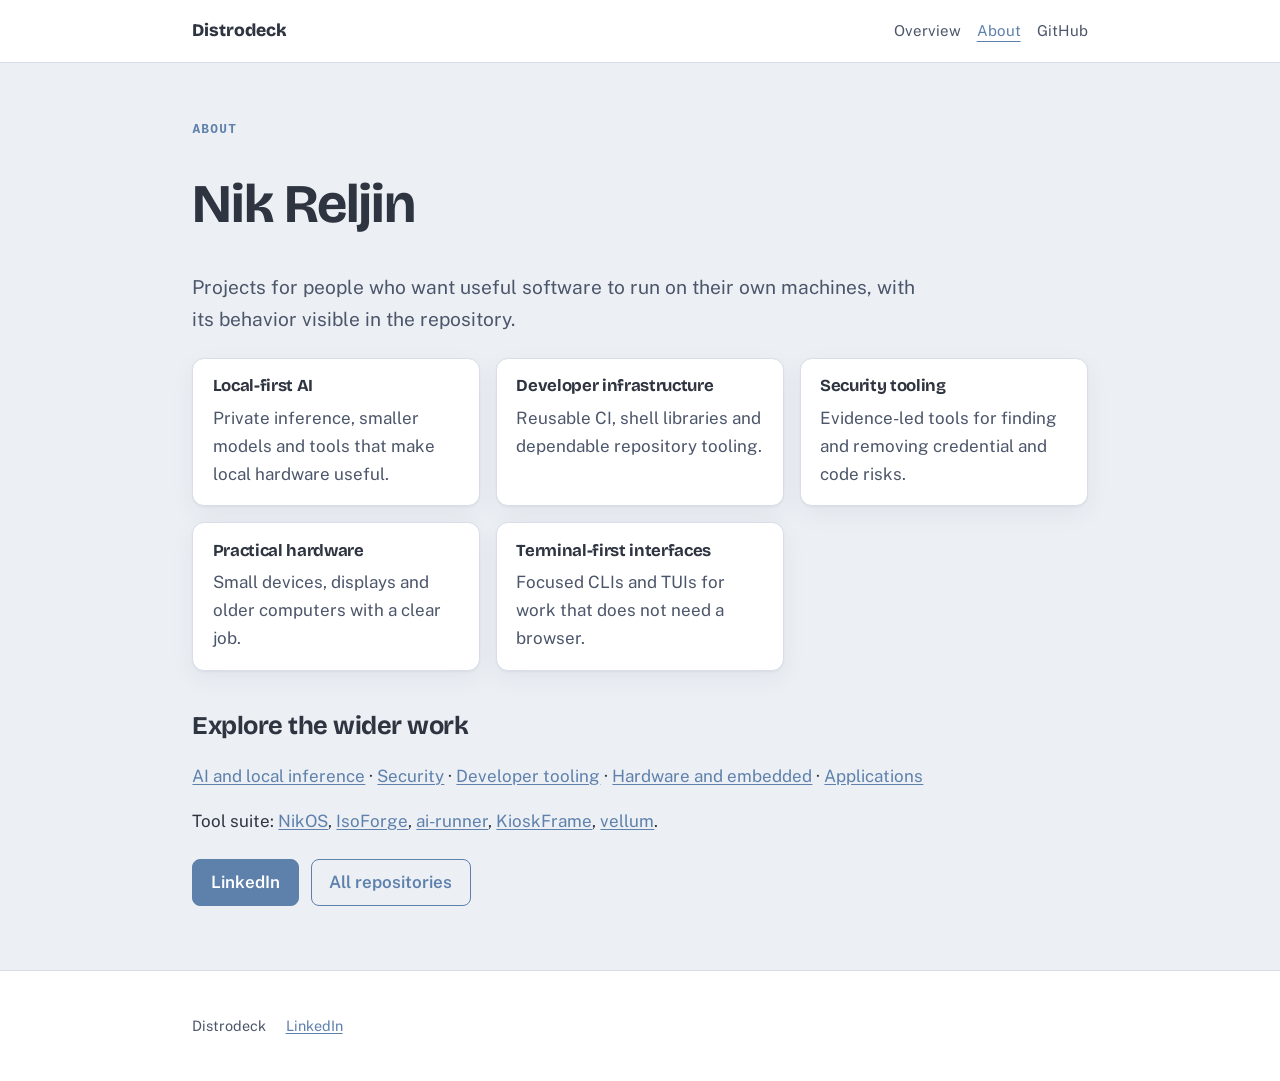
<file: site/about.html>
<!doctype html><html lang="en"><head><meta charset="utf-8"><meta name="viewport" content="width=device-width,initial-scale=1"><meta name="description" content="About Nik Reljin's local-first software projects."><title>About — Distrodeck</title><link rel="preconnect" href="https://fonts.googleapis.com"><link rel="preconnect" href="https://fonts.gstatic.com" crossorigin><link href="https://fonts.googleapis.com/css2?family=Bricolage+Grotesque:wght@600;800&family=Public+Sans:wght@400;500;600&display=swap" rel="stylesheet"><link rel="stylesheet" href="style.css"></head><body><a class="skip" href="#main">Skip to content</a><header><div class="wrap"><a class="brand" href="index.html">Distrodeck</a><nav><a href="index.html">Overview</a><a href="about.html" aria-current="page">About</a><a href="https://github.com/nikolareljin/distrodeck">GitHub</a></nav></div></header><main id="main"><div class="wrap"><p class="tag">About</p><h1>Nik Reljin</h1><p class="lede">Projects for people who want useful software to run on their own machines, with its behavior visible in the repository.</p><div class="cards"><article class="card"><h3>Local-first AI</h3><p>Private inference, smaller models and tools that make local hardware useful.</p></article><article class="card"><h3>Developer infrastructure</h3><p>Reusable CI, shell libraries and dependable repository tooling.</p></article><article class="card"><h3>Security tooling</h3><p>Evidence-led tools for finding and removing credential and code risks.</p></article><article class="card"><h3>Practical hardware</h3><p>Small devices, displays and older computers with a clear job.</p></article><article class="card"><h3>Terminal-first interfaces</h3><p>Focused CLIs and TUIs for work that does not need a browser.</p></article></div><h2>Explore the wider work</h2><p><a href="https://nikolareljin.github.io/nikos/about.html#ai-and-local-inference">AI and local inference</a> · <a href="https://nikolareljin.github.io/nikos/about.html#security">Security</a> · <a href="https://nikolareljin.github.io/nikos/about.html#developer-tooling">Developer tooling</a> · <a href="https://nikolareljin.github.io/nikos/about.html#hardware-and-embedded">Hardware and embedded</a> · <a href="https://nikolareljin.github.io/nikos/about.html#applications">Applications</a></p><p>Tool suite: <a href="https://nikolareljin.github.io/nikos/">NikOS</a>, <a href="https://nikolareljin.github.io/iso-forge/">IsoForge</a>, <a href="https://nikolareljin.github.io/ai-runner/">ai-runner</a>, <a href="https://nikolareljin.github.io/kiosk-frame/">KioskFrame</a>, <a href="https://nikolareljin.github.io/vellum/">vellum</a>.</p><div class="actions"><a class="btn primary" href="https://www.linkedin.com/in/nikolareljin">LinkedIn</a><a class="btn" href="https://github.com/nikolareljin">All repositories</a></div></div></main><footer><div class="wrap"><span>Distrodeck</span><span><a href="https://www.linkedin.com/in/nikolareljin">LinkedIn</a></span></div></footer></body></html>
</file>
<file: site/style.css>
:root{--paper:#ECEFF4;--raised:#fff;--ink:#2E3440;--soft:#4C566A;--rule:#D8DEE9;--frost:#5E81AC;--bright:#88C0D0;--green:#A3BE8C;--terminal:#2E3440;--terminal-ink:#D8DEE9;--shadow:0 1px 2px rgba(46,52,64,.06),0 8px 24px rgba(46,52,64,.06)}
section{margin-top:4rem}section h2{margin-top:.4rem}.product-shot{margin:3rem 0 0}.product-shot img{display:block;width:100%;max-width:900px;border:1px solid var(--rule);border-radius:12px;box-shadow:var(--shadow)}figcaption{color:var(--soft);font-size:.92rem;margin-top:.7rem}.command-section>p:not(.tag){color:var(--soft);max-width:68ch}.command-grid{display:grid;gap:1rem;grid-template-columns:repeat(auto-fit,minmax(260px,1fr));margin-top:1.4rem}.command-card{background:var(--raised);border:1px solid var(--rule);border-radius:12px;padding:1.15rem 1.25rem;box-shadow:var(--shadow)}.command-card h3{font-size:1.08rem;margin:0 0 .8rem}dl{margin:0}dt{font-weight:600;margin-top:.8rem}dt:first-child{margin-top:0}dd{color:var(--soft);margin:.15rem 0 0}code,pre{font-family:ui-monospace,SFMono-Regular,Consolas,monospace}code{font-size:.9em}pre{background:var(--terminal);border-radius:12px;color:var(--terminal-ink);font-size:.9rem;line-height:1.6;margin:1.25rem 0;overflow-x:auto;padding:1.2rem 1.35rem}pre code{font-size:inherit}.facts{display:grid;gap:1rem;grid-template-columns:repeat(auto-fit,minmax(220px,1fr))}.facts div{border-top:2px solid var(--bright);padding-top:.2rem}.facts h3{font-size:1rem;margin-bottom:.35rem}.facts p{color:var(--soft);margin-top:0}.more-links{margin-top:2.25rem}.suite{margin-top:1.25rem}
@media(prefers-color-scheme:dark){:root{--paper:#2E3440;--raised:#3B4252;--ink:#ECEFF4;--soft:#C1C9D6;--rule:#434C5E;--frost:#88C0D0;--bright:#8FBCBB;--terminal:#242933;--shadow:0 1px 2px rgba(0,0,0,.3),0 8px 24px rgba(0,0,0,.28)}}
*{box-sizing:border-box}body{margin:0;background:var(--paper);color:var(--ink);font:17px/1.65 "Public Sans",system-ui,sans-serif}h1,h2,h3{font-family:"Bricolage Grotesque","Public Sans",sans-serif;line-height:1.15;letter-spacing:-.02em}h1{font-size:clamp(2.2rem,5vw,3.4rem)}h2{margin-top:2.5rem}a{color:var(--frost);text-underline-offset:2px}a:hover{color:var(--bright)}.wrap{max-width:940px;margin:auto;padding:0 1.4rem}header,footer{background:var(--raised);border-color:var(--rule);border-style:solid}header{position:sticky;top:0;z-index:2;border-width:0 0 1px}header .wrap,footer .wrap{display:flex;align-items:center;gap:1.2rem;min-height:62px;flex-wrap:wrap}.brand{font-family:"Bricolage Grotesque",sans-serif;font-size:1.1rem;font-weight:800;color:var(--ink);text-decoration:none}nav{display:flex;gap:1rem;flex-wrap:wrap;margin-left:auto}nav a{color:var(--soft);font-size:.94rem;text-decoration:none}nav a[aria-current=page]{color:var(--frost);text-decoration:underline;text-underline-offset:5px}main{padding:3rem 0 4rem}footer{border-width:1px 0 0;color:var(--soft);font-size:.9rem;padding:1.5rem 0}.lede{font-size:1.2rem;color:var(--soft);max-width:62ch}.tag{font:700 .8rem/1 "JetBrains Mono",monospace;letter-spacing:.1em;text-transform:uppercase;color:var(--frost)}.cards{display:grid;gap:1rem;grid-template-columns:repeat(auto-fit,minmax(220px,1fr));margin-top:1.4rem}.card{background:var(--raised);border:1px solid var(--rule);border-radius:12px;padding:1.1rem 1.2rem;box-shadow:var(--shadow)}.card h3{margin:0 0 .5rem;font-size:1.05rem}.card p{color:var(--soft);margin:0}.actions{display:flex;gap:.75rem;flex-wrap:wrap;margin-top:1.5rem}.btn{padding:.55rem 1.1rem;border:1px solid var(--frost);border-radius:8px;font-weight:600;text-decoration:none}.primary{background:var(--frost);color:var(--raised)}.primary:hover{color:var(--terminal);background:var(--bright)}.note{border-left:3px solid var(--green);background:var(--raised);padding:.9rem 1rem;margin:1.5rem 0;border-radius:0 8px 8px 0}.skip{position:absolute;left:-9999px}.skip:focus{left:1rem;top:1rem;z-index:4;background:var(--raised);padding:.5rem}@media(max-width:620px){body{font-size:16px}nav{width:100%;margin-left:0}main{padding-top:2rem}}
</file>
